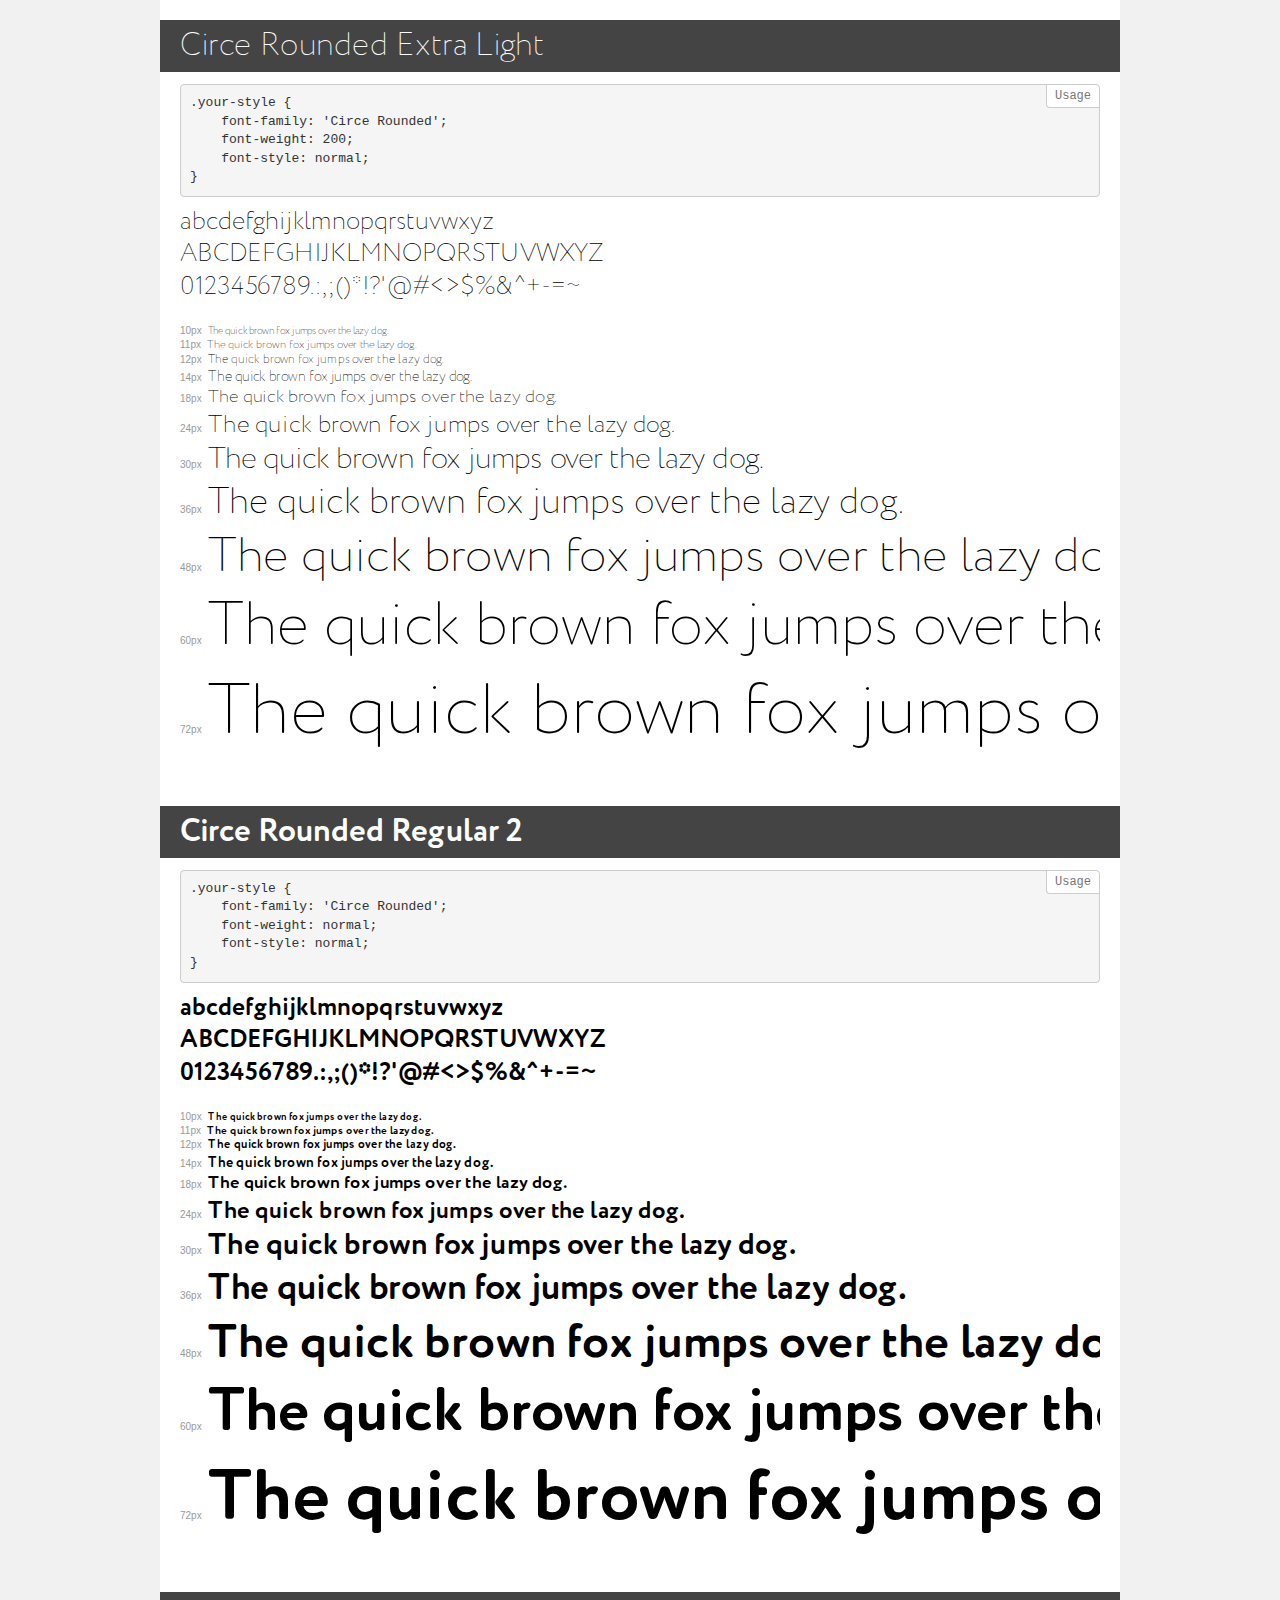
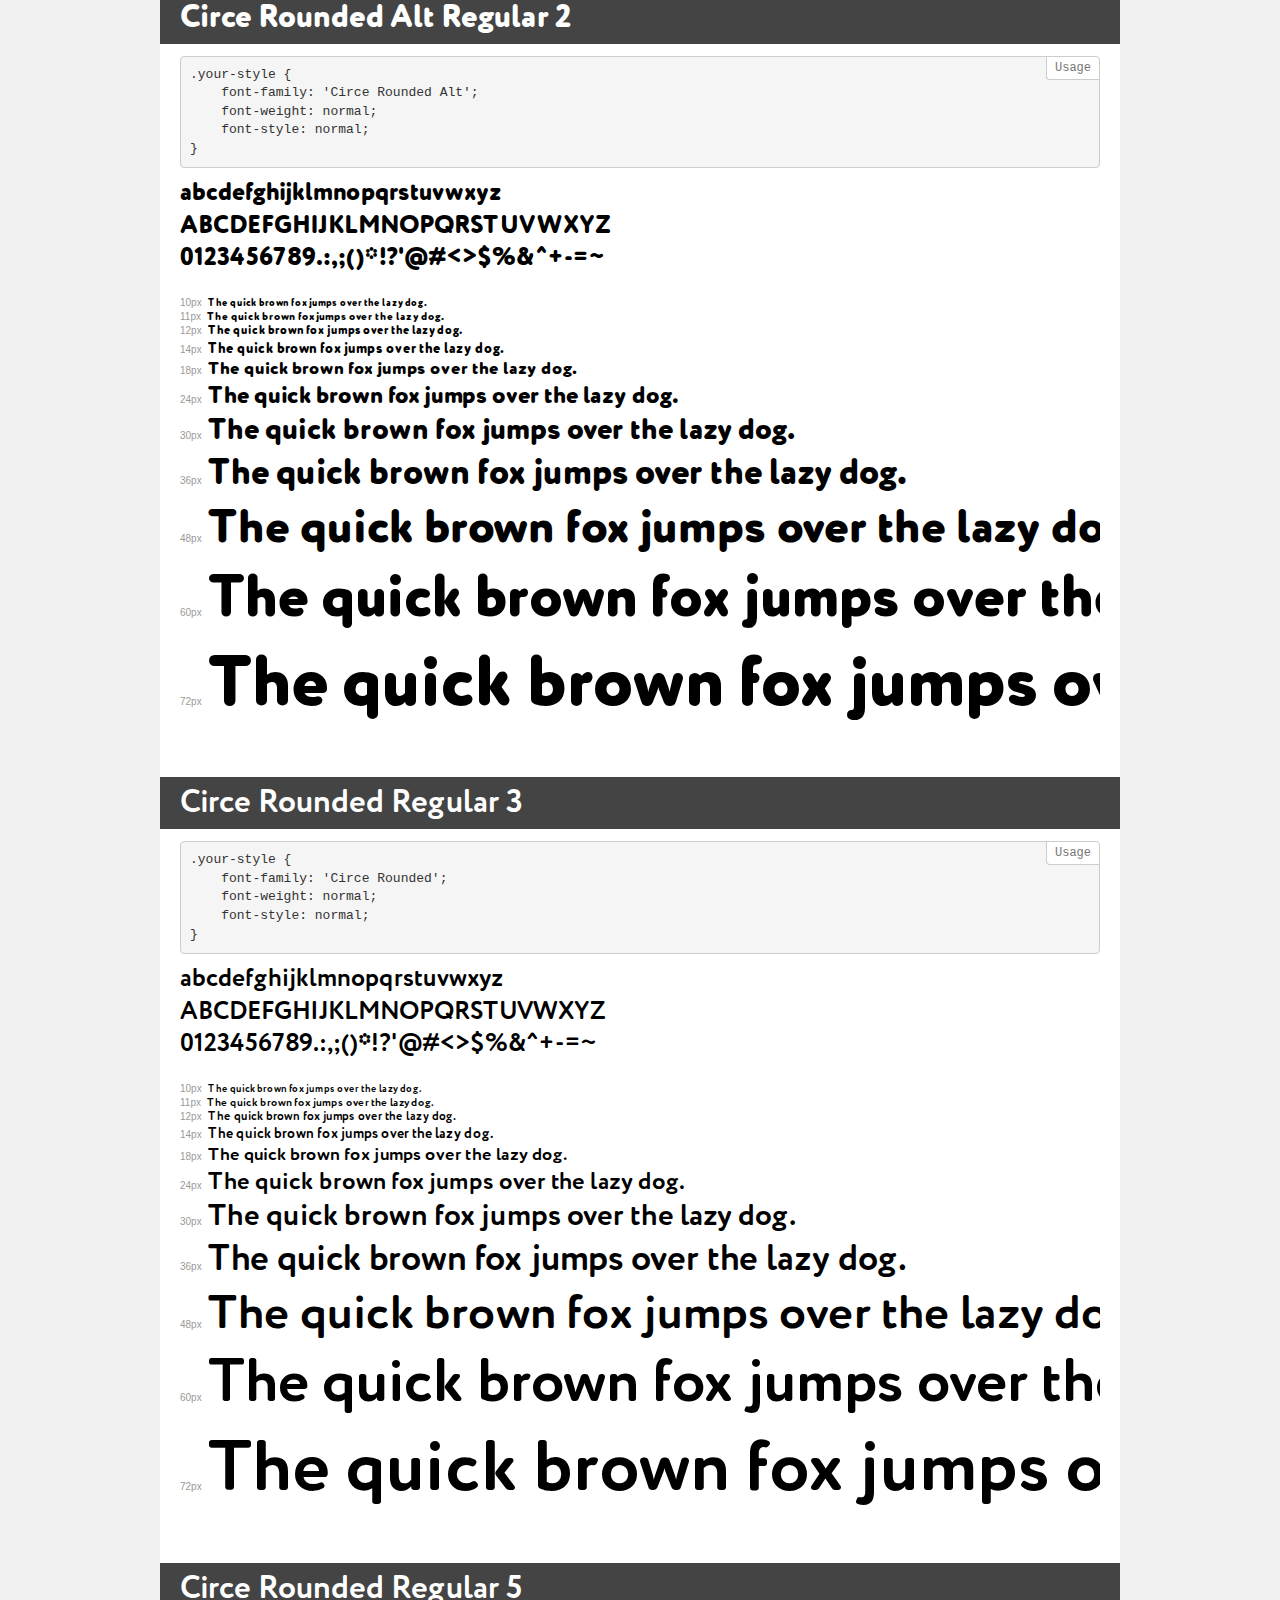
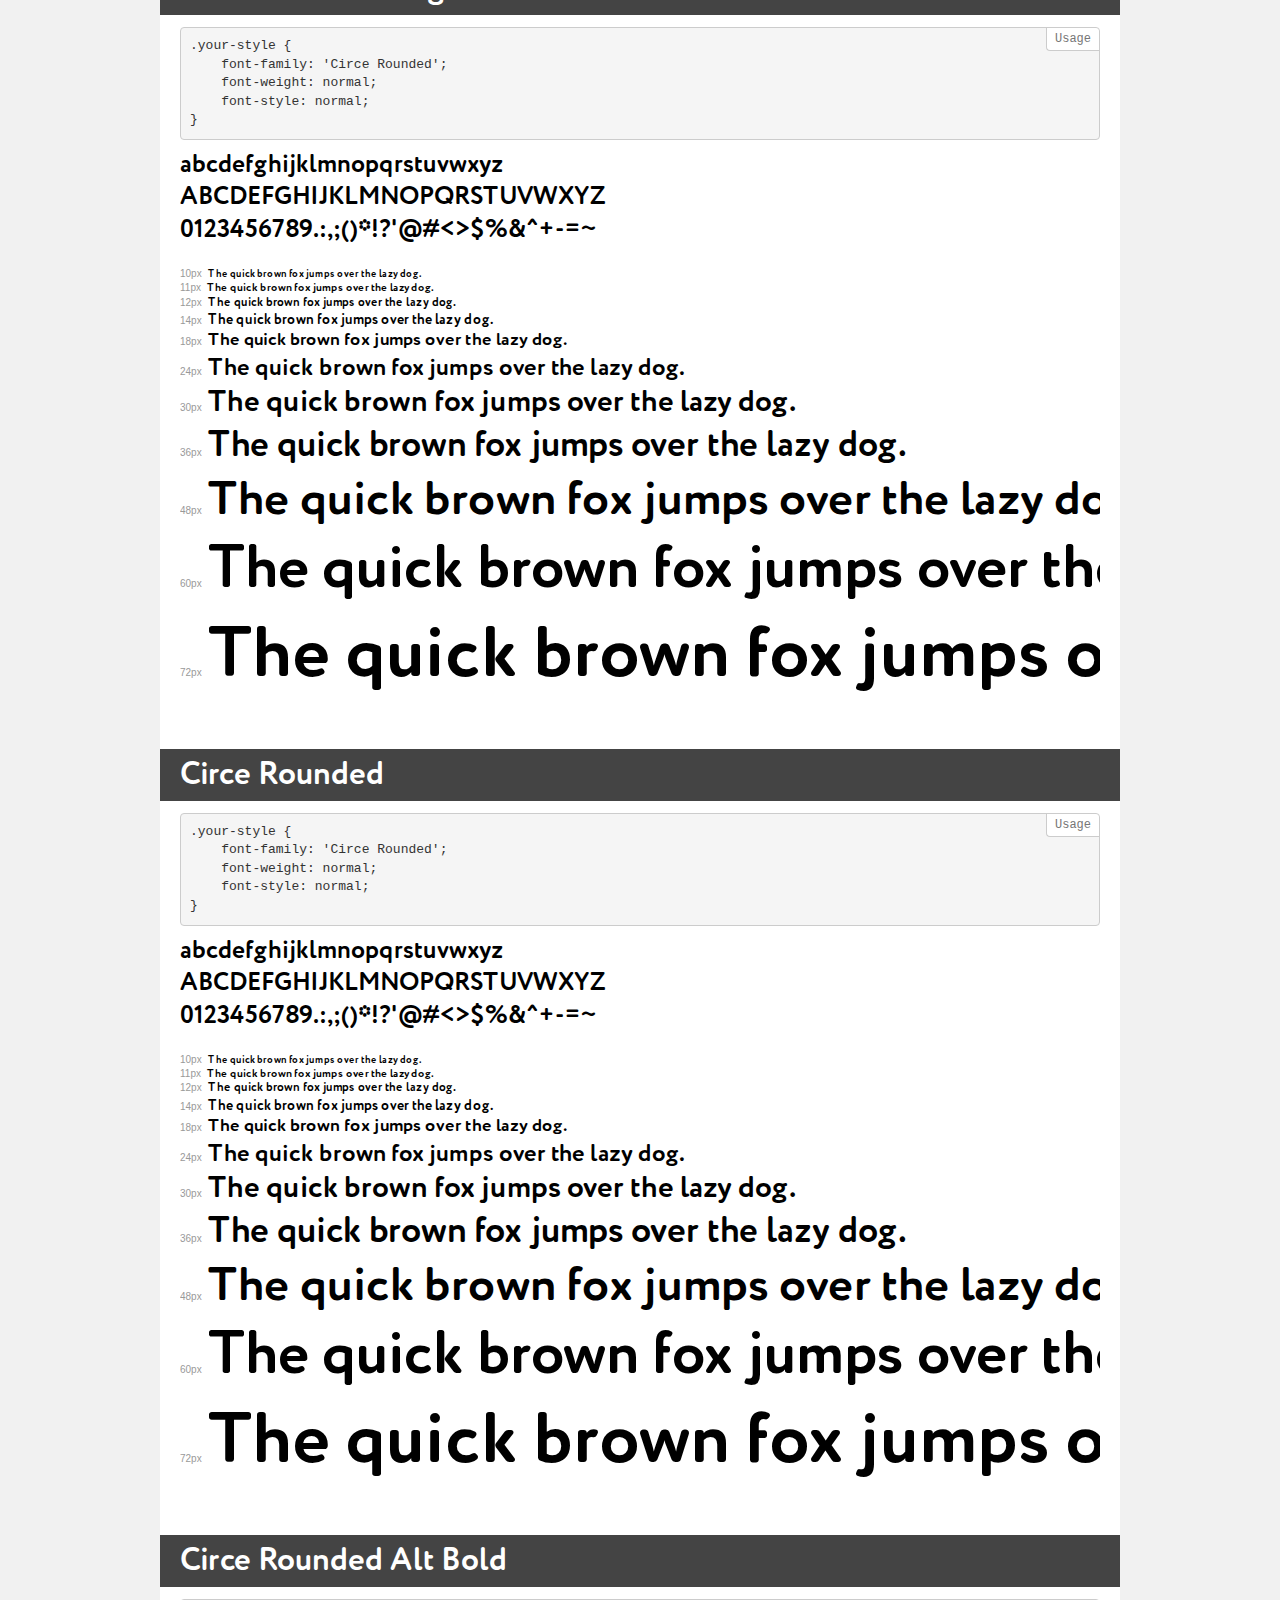
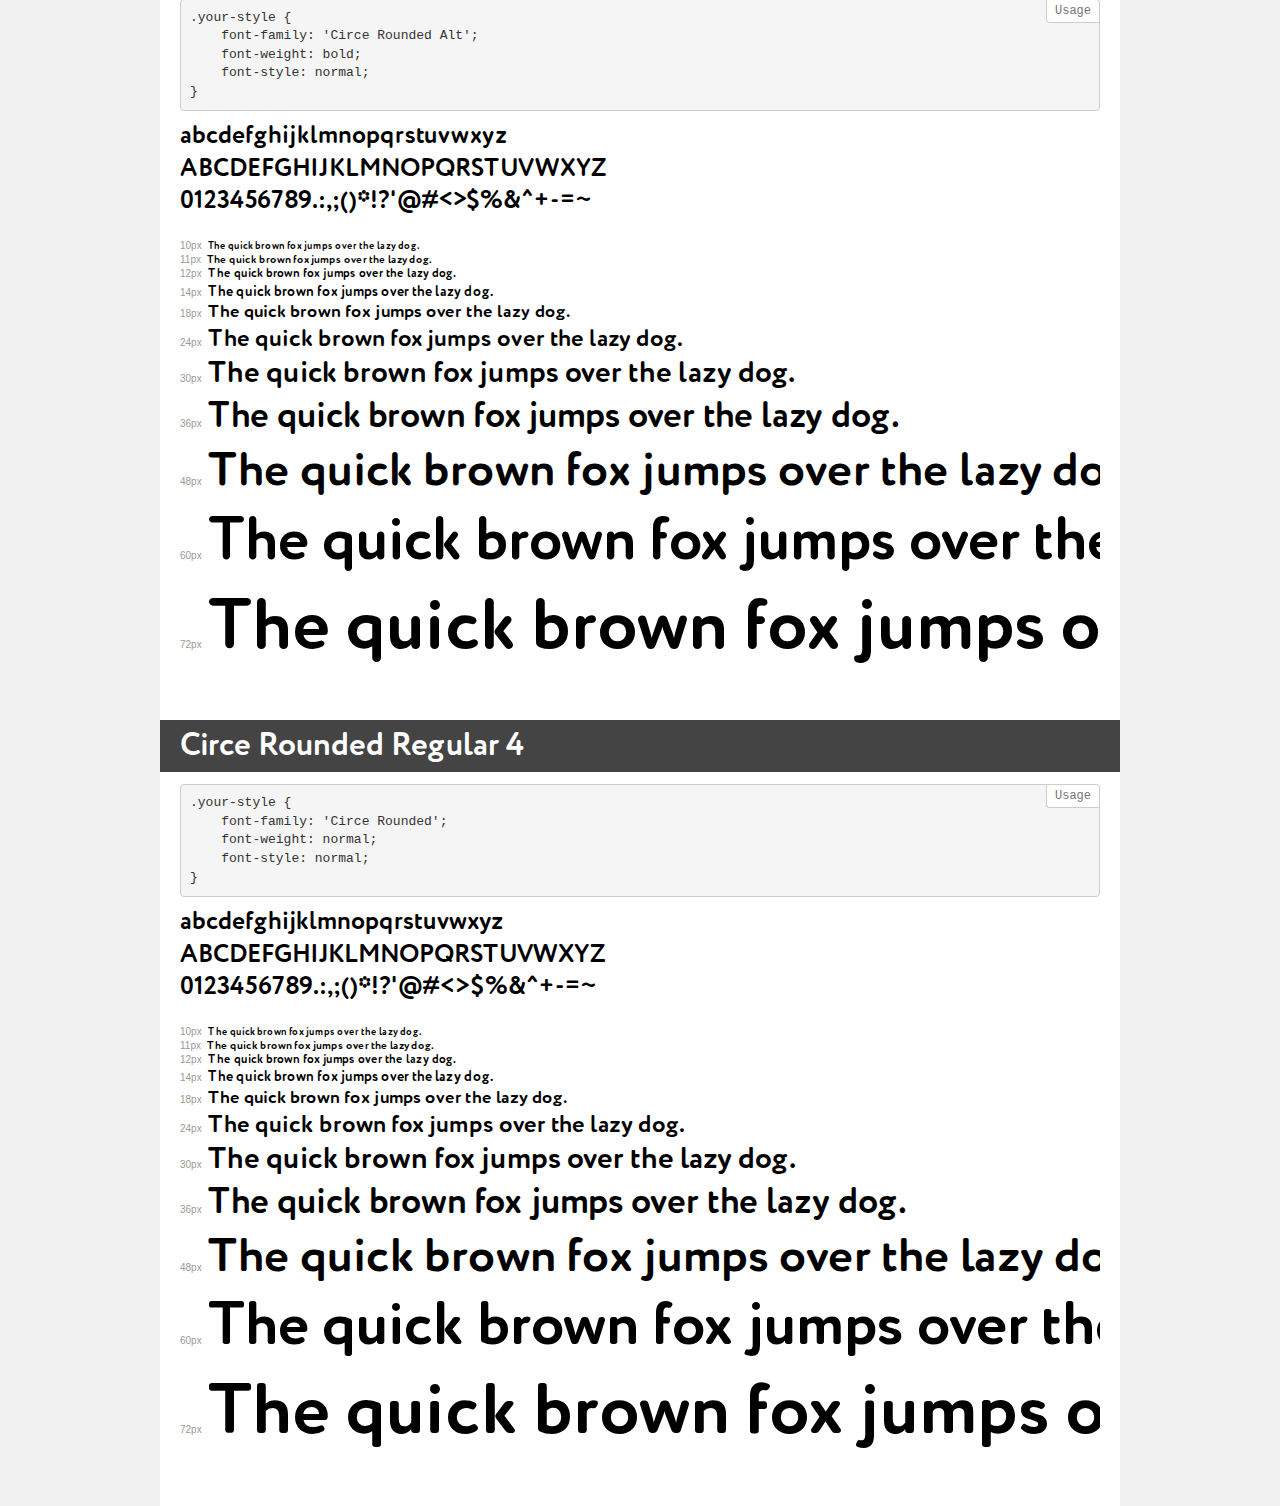
<file: static/css/fonts/CircleRounded/demo.html>
<!DOCTYPE html>
<html>
<head>
    <meta charset="utf-8">
    <meta http-equiv="X-UA-Compatible" content="IE=edge">
    <meta name="viewport" content="width=device-width, initial-scale=1">
    <meta name="robots" content="noindex, noarchive">
    <meta name="format-detection" content="telephone=no">
    <title>Transfonter demo</title>
    <link href="stylesheet.css" rel="stylesheet">
    <style>
        /*
        http://meyerweb.com/eric/tools/css/reset/
        v2.0 | 20110126
        License: none (public domain)
        */
        html, body, div, span, applet, object, iframe,
        h1, h2, h3, h4, h5, h6, p, blockquote, pre,
        a, abbr, acronym, address, big, cite, code,
        del, dfn, em, img, ins, kbd, q, s, samp,
        small, strike, strong, sub, sup, tt, var,
        b, u, i, center,
        dl, dt, dd, ol, ul, li,
        fieldset, form, label, legend,
        table, caption, tbody, tfoot, thead, tr, th, td,
        article, aside, canvas, details, embed,
        figure, figcaption, footer, header, hgroup,
        menu, nav, output, ruby, section, summary,
        time, mark, audio, video {
            margin: 0;
            padding: 0;
            border: 0;
            font-size: 100%;
            font: inherit;
            vertical-align: baseline;
        }
        /* HTML5 display-role reset for older browsers */
        article, aside, details, figcaption, figure,
        footer, header, hgroup, menu, nav, section {
            display: block;
        }
        body {
            line-height: 1;
        }
        ol, ul {
            list-style: none;
        }
        blockquote, q {
            quotes: none;
        }
        blockquote:before, blockquote:after,
        q:before, q:after {
            content: '';
            content: none;
        }
        table {
            border-collapse: collapse;
            border-spacing: 0;
        }
        /* common styles */
        body {
            background: #f1f1f1;
            color: #000;
        }
        .page {
            background: #fff;
            width: 920px;
            margin: 0 auto;
            padding: 20px 20px 0 20px;
            overflow: hidden;
        }
        .font-container {
            overflow-x: auto;
            overflow-y: hidden;
            margin-bottom: 40px;
            line-height: 1.3;
            white-space: nowrap;
            padding-bottom: 5px;
        }
        h1 {
            position: relative;
            background: #444;
            font-size: 32px;
            color: #fff;
            padding: 10px 20px;
            margin: 0 -20px 12px -20px;
        }
        .letters {
            font-size: 25px;
            margin-bottom: 20px;
        }
        .s10:before {
            content: '10px';
        }
        .s11:before {
            content: '11px';
        }
        .s12:before {
            content: '12px';
        }
        .s14:before {
            content: '14px';
        }
        .s18:before {
            content: '18px';
        }
        .s24:before {
            content: '24px';
        }
        .s30:before {
            content: '30px';
        }
        .s36:before {
            content: '36px';
        }
        .s48:before {
            content: '48px';
        }
        .s60:before {
            content: '60px';
        }
        .s72:before {
            content: '72px';
        }
        .s10:before, .s11:before, .s12:before, .s14:before,
        .s18:before, .s24:before, .s30:before, .s36:before,
        .s48:before, .s60:before, .s72:before {
            font-family: Arial, sans-serif;
            font-size: 10px;
            font-weight: normal;
            font-style: normal;
            color: #999;
            padding-right: 6px;
        }
        pre {
            display: block;
            position: relative;
            padding: 9px;
            margin: 0 0 10px;
            font-family: Monaco, Menlo, Consolas, "Courier New", monospace !important;
            font-size: 13px;
            line-height: 1.428571429;
            color: #333;
            font-weight: normal !important;
            font-style: normal !important;
            background-color: #f5f5f5;
            border: 1px solid #ccc;
            overflow-x: auto;
            border-radius: 4px;
        }
        pre:after {
            display: block;
            position: absolute;
            right: 0;
            top: 0;
            content: 'Usage';
            line-height: 1;
            padding: 5px 8px;
            font-size: 12px;
            color: #767676;
            background-color: #fff;
            border: 1px solid #ccc;
            border-right: none;
            border-top: none;
            border-radius: 0 4px 0 4px;
            z-index: 10;
        }
        /* responsive */
        @media (max-width: 959px) {
            .page {
                width: auto;
                margin: 0;
            }
        }
    </style>
</head>
<body>
<div class="page">
    <div class="demo" style="font-family: 'Circe Rounded'; font-weight: 200; font-style: normal;">
        <h1>Circe Rounded Extra Light</h1>
        <pre>.your-style {
    font-family: 'Circe Rounded';
    font-weight: 200;
    font-style: normal;
}</pre>
        <div class="font-container">
            <p class="letters">
                abcdefghijklmnopqrstuvwxyz<br>
ABCDEFGHIJKLMNOPQRSTUVWXYZ<br>
                0123456789.:,;()*!?'@#<>$%&^+-=~
            </p>
            <p class="s10" style="font-size: 10px;">The quick brown fox jumps over the lazy dog.</p>
            <p class="s11" style="font-size: 11px;">The quick brown fox jumps over the lazy dog.</p>
            <p class="s12" style="font-size: 12px;">The quick brown fox jumps over the lazy dog.</p>
            <p class="s14" style="font-size: 14px;">The quick brown fox jumps over the lazy dog.</p>
            <p class="s18" style="font-size: 18px;">The quick brown fox jumps over the lazy dog.</p>
            <p class="s24" style="font-size: 24px;">The quick brown fox jumps over the lazy dog.</p>
            <p class="s30" style="font-size: 30px;">The quick brown fox jumps over the lazy dog.</p>
            <p class="s36" style="font-size: 36px;">The quick brown fox jumps over the lazy dog.</p>
            <p class="s48" style="font-size: 48px;">The quick brown fox jumps over the lazy dog.</p>
            <p class="s60" style="font-size: 60px;">The quick brown fox jumps over the lazy dog.</p>
            <p class="s72" style="font-size: 72px;">The quick brown fox jumps over the lazy dog.</p>
        </div>
    </div>
    <div class="demo" style="font-family: 'Circe Rounded'; font-weight: normal; font-style: normal;">
        <h1>Circe Rounded  Regular 2</h1>
        <pre>.your-style {
    font-family: 'Circe Rounded';
    font-weight: normal;
    font-style: normal;
}</pre>
        <div class="font-container">
            <p class="letters">
                abcdefghijklmnopqrstuvwxyz<br>
ABCDEFGHIJKLMNOPQRSTUVWXYZ<br>
                0123456789.:,;()*!?'@#<>$%&^+-=~
            </p>
            <p class="s10" style="font-size: 10px;">The quick brown fox jumps over the lazy dog.</p>
            <p class="s11" style="font-size: 11px;">The quick brown fox jumps over the lazy dog.</p>
            <p class="s12" style="font-size: 12px;">The quick brown fox jumps over the lazy dog.</p>
            <p class="s14" style="font-size: 14px;">The quick brown fox jumps over the lazy dog.</p>
            <p class="s18" style="font-size: 18px;">The quick brown fox jumps over the lazy dog.</p>
            <p class="s24" style="font-size: 24px;">The quick brown fox jumps over the lazy dog.</p>
            <p class="s30" style="font-size: 30px;">The quick brown fox jumps over the lazy dog.</p>
            <p class="s36" style="font-size: 36px;">The quick brown fox jumps over the lazy dog.</p>
            <p class="s48" style="font-size: 48px;">The quick brown fox jumps over the lazy dog.</p>
            <p class="s60" style="font-size: 60px;">The quick brown fox jumps over the lazy dog.</p>
            <p class="s72" style="font-size: 72px;">The quick brown fox jumps over the lazy dog.</p>
        </div>
    </div>
    <div class="demo" style="font-family: 'Circe Rounded Alt'; font-weight: normal; font-style: normal;">
        <h1>Circe Rounded Alt  Regular 2</h1>
        <pre>.your-style {
    font-family: 'Circe Rounded Alt';
    font-weight: normal;
    font-style: normal;
}</pre>
        <div class="font-container">
            <p class="letters">
                abcdefghijklmnopqrstuvwxyz<br>
ABCDEFGHIJKLMNOPQRSTUVWXYZ<br>
                0123456789.:,;()*!?'@#<>$%&^+-=~
            </p>
            <p class="s10" style="font-size: 10px;">The quick brown fox jumps over the lazy dog.</p>
            <p class="s11" style="font-size: 11px;">The quick brown fox jumps over the lazy dog.</p>
            <p class="s12" style="font-size: 12px;">The quick brown fox jumps over the lazy dog.</p>
            <p class="s14" style="font-size: 14px;">The quick brown fox jumps over the lazy dog.</p>
            <p class="s18" style="font-size: 18px;">The quick brown fox jumps over the lazy dog.</p>
            <p class="s24" style="font-size: 24px;">The quick brown fox jumps over the lazy dog.</p>
            <p class="s30" style="font-size: 30px;">The quick brown fox jumps over the lazy dog.</p>
            <p class="s36" style="font-size: 36px;">The quick brown fox jumps over the lazy dog.</p>
            <p class="s48" style="font-size: 48px;">The quick brown fox jumps over the lazy dog.</p>
            <p class="s60" style="font-size: 60px;">The quick brown fox jumps over the lazy dog.</p>
            <p class="s72" style="font-size: 72px;">The quick brown fox jumps over the lazy dog.</p>
        </div>
    </div>
    <div class="demo" style="font-family: 'Circe Rounded'; font-weight: normal; font-style: normal;">
        <h1>Circe Rounded  Regular 3</h1>
        <pre>.your-style {
    font-family: 'Circe Rounded';
    font-weight: normal;
    font-style: normal;
}</pre>
        <div class="font-container">
            <p class="letters">
                abcdefghijklmnopqrstuvwxyz<br>
ABCDEFGHIJKLMNOPQRSTUVWXYZ<br>
                0123456789.:,;()*!?'@#<>$%&^+-=~
            </p>
            <p class="s10" style="font-size: 10px;">The quick brown fox jumps over the lazy dog.</p>
            <p class="s11" style="font-size: 11px;">The quick brown fox jumps over the lazy dog.</p>
            <p class="s12" style="font-size: 12px;">The quick brown fox jumps over the lazy dog.</p>
            <p class="s14" style="font-size: 14px;">The quick brown fox jumps over the lazy dog.</p>
            <p class="s18" style="font-size: 18px;">The quick brown fox jumps over the lazy dog.</p>
            <p class="s24" style="font-size: 24px;">The quick brown fox jumps over the lazy dog.</p>
            <p class="s30" style="font-size: 30px;">The quick brown fox jumps over the lazy dog.</p>
            <p class="s36" style="font-size: 36px;">The quick brown fox jumps over the lazy dog.</p>
            <p class="s48" style="font-size: 48px;">The quick brown fox jumps over the lazy dog.</p>
            <p class="s60" style="font-size: 60px;">The quick brown fox jumps over the lazy dog.</p>
            <p class="s72" style="font-size: 72px;">The quick brown fox jumps over the lazy dog.</p>
        </div>
    </div>
    <div class="demo" style="font-family: 'Circe Rounded'; font-weight: normal; font-style: normal;">
        <h1>Circe Rounded  Regular 5</h1>
        <pre>.your-style {
    font-family: 'Circe Rounded';
    font-weight: normal;
    font-style: normal;
}</pre>
        <div class="font-container">
            <p class="letters">
                abcdefghijklmnopqrstuvwxyz<br>
ABCDEFGHIJKLMNOPQRSTUVWXYZ<br>
                0123456789.:,;()*!?'@#<>$%&^+-=~
            </p>
            <p class="s10" style="font-size: 10px;">The quick brown fox jumps over the lazy dog.</p>
            <p class="s11" style="font-size: 11px;">The quick brown fox jumps over the lazy dog.</p>
            <p class="s12" style="font-size: 12px;">The quick brown fox jumps over the lazy dog.</p>
            <p class="s14" style="font-size: 14px;">The quick brown fox jumps over the lazy dog.</p>
            <p class="s18" style="font-size: 18px;">The quick brown fox jumps over the lazy dog.</p>
            <p class="s24" style="font-size: 24px;">The quick brown fox jumps over the lazy dog.</p>
            <p class="s30" style="font-size: 30px;">The quick brown fox jumps over the lazy dog.</p>
            <p class="s36" style="font-size: 36px;">The quick brown fox jumps over the lazy dog.</p>
            <p class="s48" style="font-size: 48px;">The quick brown fox jumps over the lazy dog.</p>
            <p class="s60" style="font-size: 60px;">The quick brown fox jumps over the lazy dog.</p>
            <p class="s72" style="font-size: 72px;">The quick brown fox jumps over the lazy dog.</p>
        </div>
    </div>
    <div class="demo" style="font-family: 'Circe Rounded'; font-weight: normal; font-style: normal;">
        <h1>Circe Rounded</h1>
        <pre>.your-style {
    font-family: 'Circe Rounded';
    font-weight: normal;
    font-style: normal;
}</pre>
        <div class="font-container">
            <p class="letters">
                abcdefghijklmnopqrstuvwxyz<br>
ABCDEFGHIJKLMNOPQRSTUVWXYZ<br>
                0123456789.:,;()*!?'@#<>$%&^+-=~
            </p>
            <p class="s10" style="font-size: 10px;">The quick brown fox jumps over the lazy dog.</p>
            <p class="s11" style="font-size: 11px;">The quick brown fox jumps over the lazy dog.</p>
            <p class="s12" style="font-size: 12px;">The quick brown fox jumps over the lazy dog.</p>
            <p class="s14" style="font-size: 14px;">The quick brown fox jumps over the lazy dog.</p>
            <p class="s18" style="font-size: 18px;">The quick brown fox jumps over the lazy dog.</p>
            <p class="s24" style="font-size: 24px;">The quick brown fox jumps over the lazy dog.</p>
            <p class="s30" style="font-size: 30px;">The quick brown fox jumps over the lazy dog.</p>
            <p class="s36" style="font-size: 36px;">The quick brown fox jumps over the lazy dog.</p>
            <p class="s48" style="font-size: 48px;">The quick brown fox jumps over the lazy dog.</p>
            <p class="s60" style="font-size: 60px;">The quick brown fox jumps over the lazy dog.</p>
            <p class="s72" style="font-size: 72px;">The quick brown fox jumps over the lazy dog.</p>
        </div>
    </div>
    <div class="demo" style="font-family: 'Circe Rounded Alt'; font-weight: bold; font-style: normal;">
        <h1>Circe Rounded Alt Bold</h1>
        <pre>.your-style {
    font-family: 'Circe Rounded Alt';
    font-weight: bold;
    font-style: normal;
}</pre>
        <div class="font-container">
            <p class="letters">
                abcdefghijklmnopqrstuvwxyz<br>
ABCDEFGHIJKLMNOPQRSTUVWXYZ<br>
                0123456789.:,;()*!?'@#<>$%&^+-=~
            </p>
            <p class="s10" style="font-size: 10px;">The quick brown fox jumps over the lazy dog.</p>
            <p class="s11" style="font-size: 11px;">The quick brown fox jumps over the lazy dog.</p>
            <p class="s12" style="font-size: 12px;">The quick brown fox jumps over the lazy dog.</p>
            <p class="s14" style="font-size: 14px;">The quick brown fox jumps over the lazy dog.</p>
            <p class="s18" style="font-size: 18px;">The quick brown fox jumps over the lazy dog.</p>
            <p class="s24" style="font-size: 24px;">The quick brown fox jumps over the lazy dog.</p>
            <p class="s30" style="font-size: 30px;">The quick brown fox jumps over the lazy dog.</p>
            <p class="s36" style="font-size: 36px;">The quick brown fox jumps over the lazy dog.</p>
            <p class="s48" style="font-size: 48px;">The quick brown fox jumps over the lazy dog.</p>
            <p class="s60" style="font-size: 60px;">The quick brown fox jumps over the lazy dog.</p>
            <p class="s72" style="font-size: 72px;">The quick brown fox jumps over the lazy dog.</p>
        </div>
    </div>
    <div class="demo" style="font-family: 'Circe Rounded'; font-weight: normal; font-style: normal;">
        <h1>Circe Rounded  Regular 4</h1>
        <pre>.your-style {
    font-family: 'Circe Rounded';
    font-weight: normal;
    font-style: normal;
}</pre>
        <div class="font-container">
            <p class="letters">
                abcdefghijklmnopqrstuvwxyz<br>
ABCDEFGHIJKLMNOPQRSTUVWXYZ<br>
                0123456789.:,;()*!?'@#<>$%&^+-=~
            </p>
            <p class="s10" style="font-size: 10px;">The quick brown fox jumps over the lazy dog.</p>
            <p class="s11" style="font-size: 11px;">The quick brown fox jumps over the lazy dog.</p>
            <p class="s12" style="font-size: 12px;">The quick brown fox jumps over the lazy dog.</p>
            <p class="s14" style="font-size: 14px;">The quick brown fox jumps over the lazy dog.</p>
            <p class="s18" style="font-size: 18px;">The quick brown fox jumps over the lazy dog.</p>
            <p class="s24" style="font-size: 24px;">The quick brown fox jumps over the lazy dog.</p>
            <p class="s30" style="font-size: 30px;">The quick brown fox jumps over the lazy dog.</p>
            <p class="s36" style="font-size: 36px;">The quick brown fox jumps over the lazy dog.</p>
            <p class="s48" style="font-size: 48px;">The quick brown fox jumps over the lazy dog.</p>
            <p class="s60" style="font-size: 60px;">The quick brown fox jumps over the lazy dog.</p>
            <p class="s72" style="font-size: 72px;">The quick brown fox jumps over the lazy dog.</p>
        </div>
    </div>
</div>
</body>
</html>
</file>
<file: static/css/fonts/CircleRounded/stylesheet.css>
@font-face {
    font-family: 'Circe Rounded';
    src: url('CirceRounded-ExtraLight.eot');
    src: local('Circe Rounded Extra Light'), local('CirceRounded-ExtraLight'),
        url('CirceRounded-ExtraLight.eot?#iefix') format('embedded-opentype'),
        url('CirceRounded-ExtraLight.woff2') format('woff2'),
        url('CirceRounded-ExtraLight.woff') format('woff'),
        url('CirceRounded-ExtraLight.ttf') format('truetype');
    font-weight: 200;
    font-style: normal;
}

@font-face {
    font-family: 'Circe Rounded';
    src: url('CirceRounded-Regular2.eot');
    src: local('Circe Rounded  Regular 2'), local('CirceRounded-Regular2'),
        url('CirceRounded-Regular2.eot?#iefix') format('embedded-opentype'),
        url('CirceRounded-Regular2.woff2') format('woff2'),
        url('CirceRounded-Regular2.woff') format('woff'),
        url('CirceRounded-Regular2.ttf') format('truetype');
    font-weight: normal;
    font-style: normal;
}

@font-face {
    font-family: 'Circe Rounded Alt';
    src: url('CirceRoundedAlt-Regular2.eot');
    src: local('Circe Rounded Alt  Regular 2'), local('CirceRoundedAlt-Regular2'),
        url('CirceRoundedAlt-Regular2.eot?#iefix') format('embedded-opentype'),
        url('CirceRoundedAlt-Regular2.woff2') format('woff2'),
        url('CirceRoundedAlt-Regular2.woff') format('woff'),
        url('CirceRoundedAlt-Regular2.ttf') format('truetype');
    font-weight: normal;
    font-style: normal;
}

@font-face {
    font-family: 'Circe Rounded';
    src: url('CirceRounded-Regular3.eot');
    src: local('Circe Rounded  Regular 3'), local('CirceRounded-Regular3'),
        url('CirceRounded-Regular3.eot?#iefix') format('embedded-opentype'),
        url('CirceRounded-Regular3.woff2') format('woff2'),
        url('CirceRounded-Regular3.woff') format('woff'),
        url('CirceRounded-Regular3.ttf') format('truetype');
    font-weight: normal;
    font-style: normal;
}

@font-face {
    font-family: 'Circe Rounded';
    src: url('CirceRounded-Regular5.eot');
    src: local('Circe Rounded  Regular 5'), local('CirceRounded-Regular5'),
        url('CirceRounded-Regular5.eot?#iefix') format('embedded-opentype'),
        url('CirceRounded-Regular5.woff2') format('woff2'),
        url('CirceRounded-Regular5.woff') format('woff'),
        url('CirceRounded-Regular5.ttf') format('truetype');
    font-weight: normal;
    font-style: normal;
}

@font-face {
    font-family: 'Circe Rounded';
    src: url('CirceRounded-Regular.eot');
    src: local('Circe Rounded'), local('CirceRounded-Regular'),
        url('CirceRounded-Regular.eot?#iefix') format('embedded-opentype'),
        url('CirceRounded-Regular.woff2') format('woff2'),
        url('CirceRounded-Regular.woff') format('woff'),
        url('CirceRounded-Regular.ttf') format('truetype');
    font-weight: normal;
    font-style: normal;
}

@font-face {
    font-family: 'Circe Rounded Alt';
    src: url('CirceRounded-AltBold.eot');
    src: local('Circe Rounded Alt Bold'), local('CirceRounded-AltBold'),
        url('CirceRounded-AltBold.eot?#iefix') format('embedded-opentype'),
        url('CirceRounded-AltBold.woff2') format('woff2'),
        url('CirceRounded-AltBold.woff') format('woff'),
        url('CirceRounded-AltBold.ttf') format('truetype');
    font-weight: bold;
    font-style: normal;
}

@font-face {
    font-family: 'Circe Rounded';
    src: url('CirceRounded-Regular4.eot');
    src: local('Circe Rounded  Regular 4'), local('CirceRounded-Regular4'),
        url('CirceRounded-Regular4.eot?#iefix') format('embedded-opentype'),
        url('CirceRounded-Regular4.woff2') format('woff2'),
        url('CirceRounded-Regular4.woff') format('woff'),
        url('CirceRounded-Regular4.ttf') format('truetype');
    font-weight: normal;
    font-style: normal;
}
</file>
